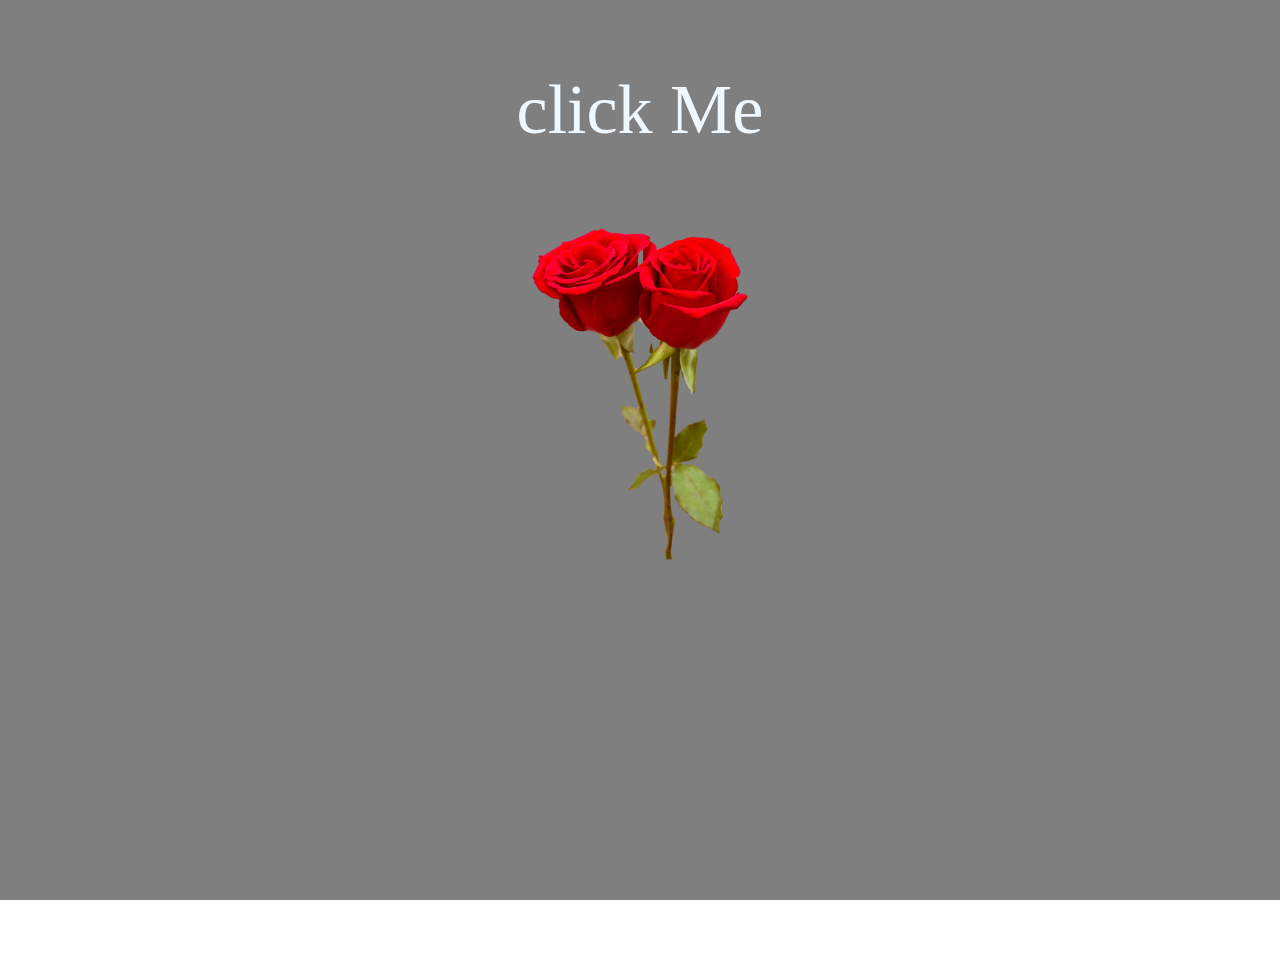
<file: main.html>
<!DOCTYPE html>
<!DOCTYPE html>
<html lang="en">
<head>
    <meta charset="UTF-8">
    <meta name="viewport" content="width=device-width, initial-scale=1.0">
    <title>Rose</title>
    <meta charset="UTF-8">
    <meta name="viewport" content="width=device-width, initial-scale=1.0">
    <title>Happy Propose Day</title>
    <script src="https://unpkg.com/aos@2.3.1/dist/aos.js"></script>
    <link href="https://unpkg.com/aos@2.3.1/dist/aos.css" rel="stylesheet">
    <link rel="stylesheet" href="Resources/main.css">
    <link href="https://cdn.jsdelivr.net/npm/bootstrap@5.3.2/dist/css/bootstrap.min.css" rel="stylesheet" integrity="sha384-T3c6CoIi6uLrA9TneNEoa7RxnatzjcDSCmG1MXxSR1GAsXEV/Dwwykc2MPK8M2HN" crossorigin="anonymous">
    <script src="https://cdn.jsdelivr.net/npm/bootstrap@5.3.2/dist/js/bootstrap.bundle.min.js" integrity="sha384-C6RzsynM9kWDrMNeT87bh95OGNyZPhcTNXj1NW7RuBCsyN/o0jlpcV8Qyq46cDfL" crossorigin="anonymous"></script>
</head>
<body>
    <div id="rose" data-aos="zoom-in"
    data-aos-delay="300">
        <p>click Me</p>
        <a href="Proposal.html"><img src="Resources/rose.png" alt="Rose"/></a>
    </div>
</body>
<script>
    AOS.init();
  </script>
</html>
</file>
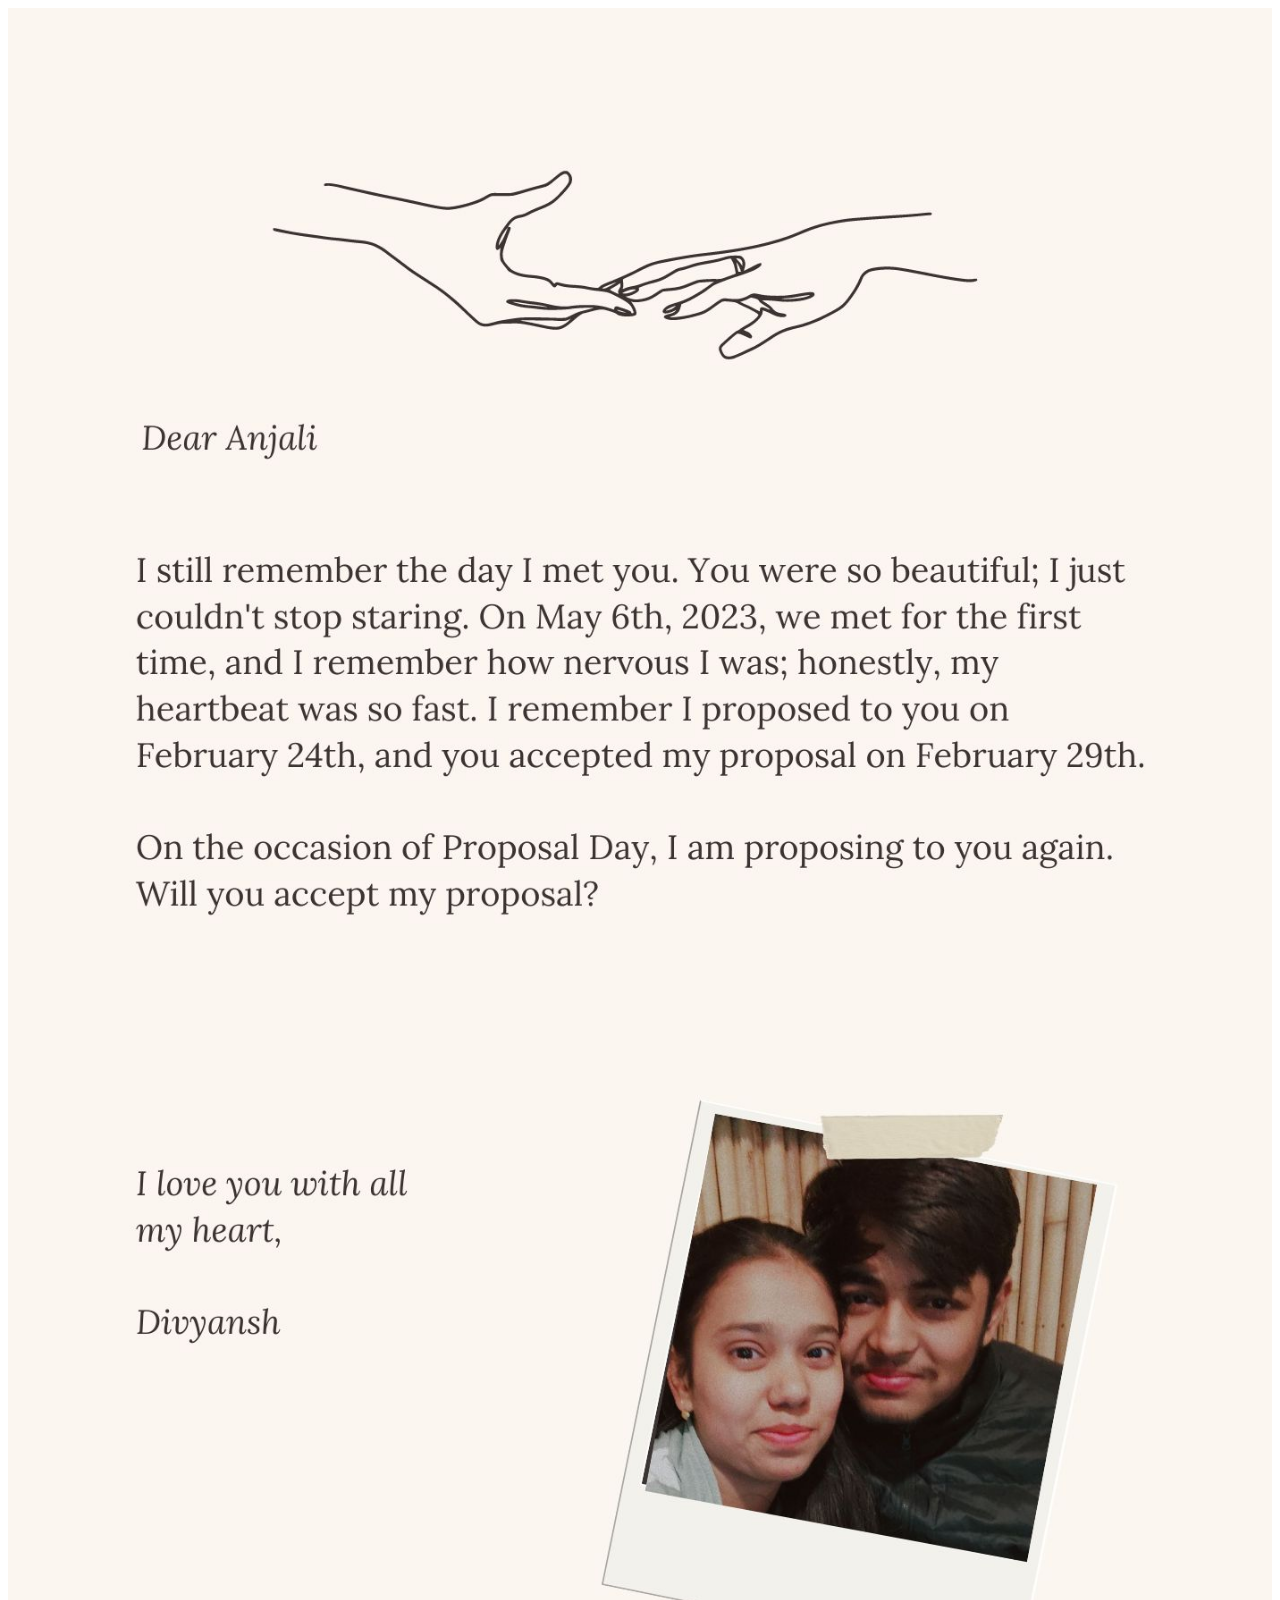
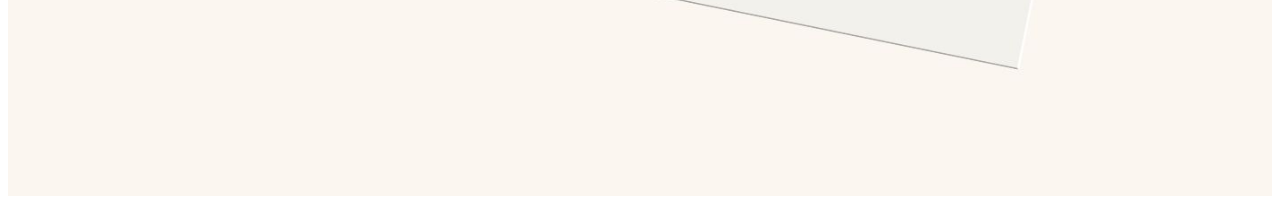
<file: Proposal.html>
<!DOCTYPE html>
<html lang="en">
<head>
<meta charset="UTF-8">
<meta name="viewport" content="width=device-width, initial-scale=1.0">
<title>Love Letter Style Note</title>
<script src="https://unpkg.com/aos@2.3.1/dist/aos.js"></script>
    <link href="https://unpkg.com/aos@2.3.1/dist/aos.css" rel="stylesheet">
</head>
<body >
    <div data-aos="zoom-in-up" data-aos-delay="300">
        <img src="Resources/letter.jpg" alt="leeter">
    </div>
    
</body>
<style>
    img {
        width: 100%; /* Make the image responsive */
        height: auto; /* Maintain aspect ratio */
    }
</style>
<script>
    AOS.init();
  </script>
</html>
</file>
<file: Resources/main.css>
body
{
    background: linear-gradient(rgba(0,0,0,0.5),rgba(0,0,0,0.5)),url("https://images.pexels.com/photos/220072/pexels-photo-220072.jpeg?auto=compress&cs=tinysrgb&w=1260&h=750&dpr=1");
    background-repeat: no-repeat;
    background-position: center;
    background-size: cover;
    background-attachment: fixed;
    height: 100vh
}
#rose
{
    text-align: center;
    margin-top: 5%;
    color: aliceblue;
    font-size: 70px;
}
</file>
